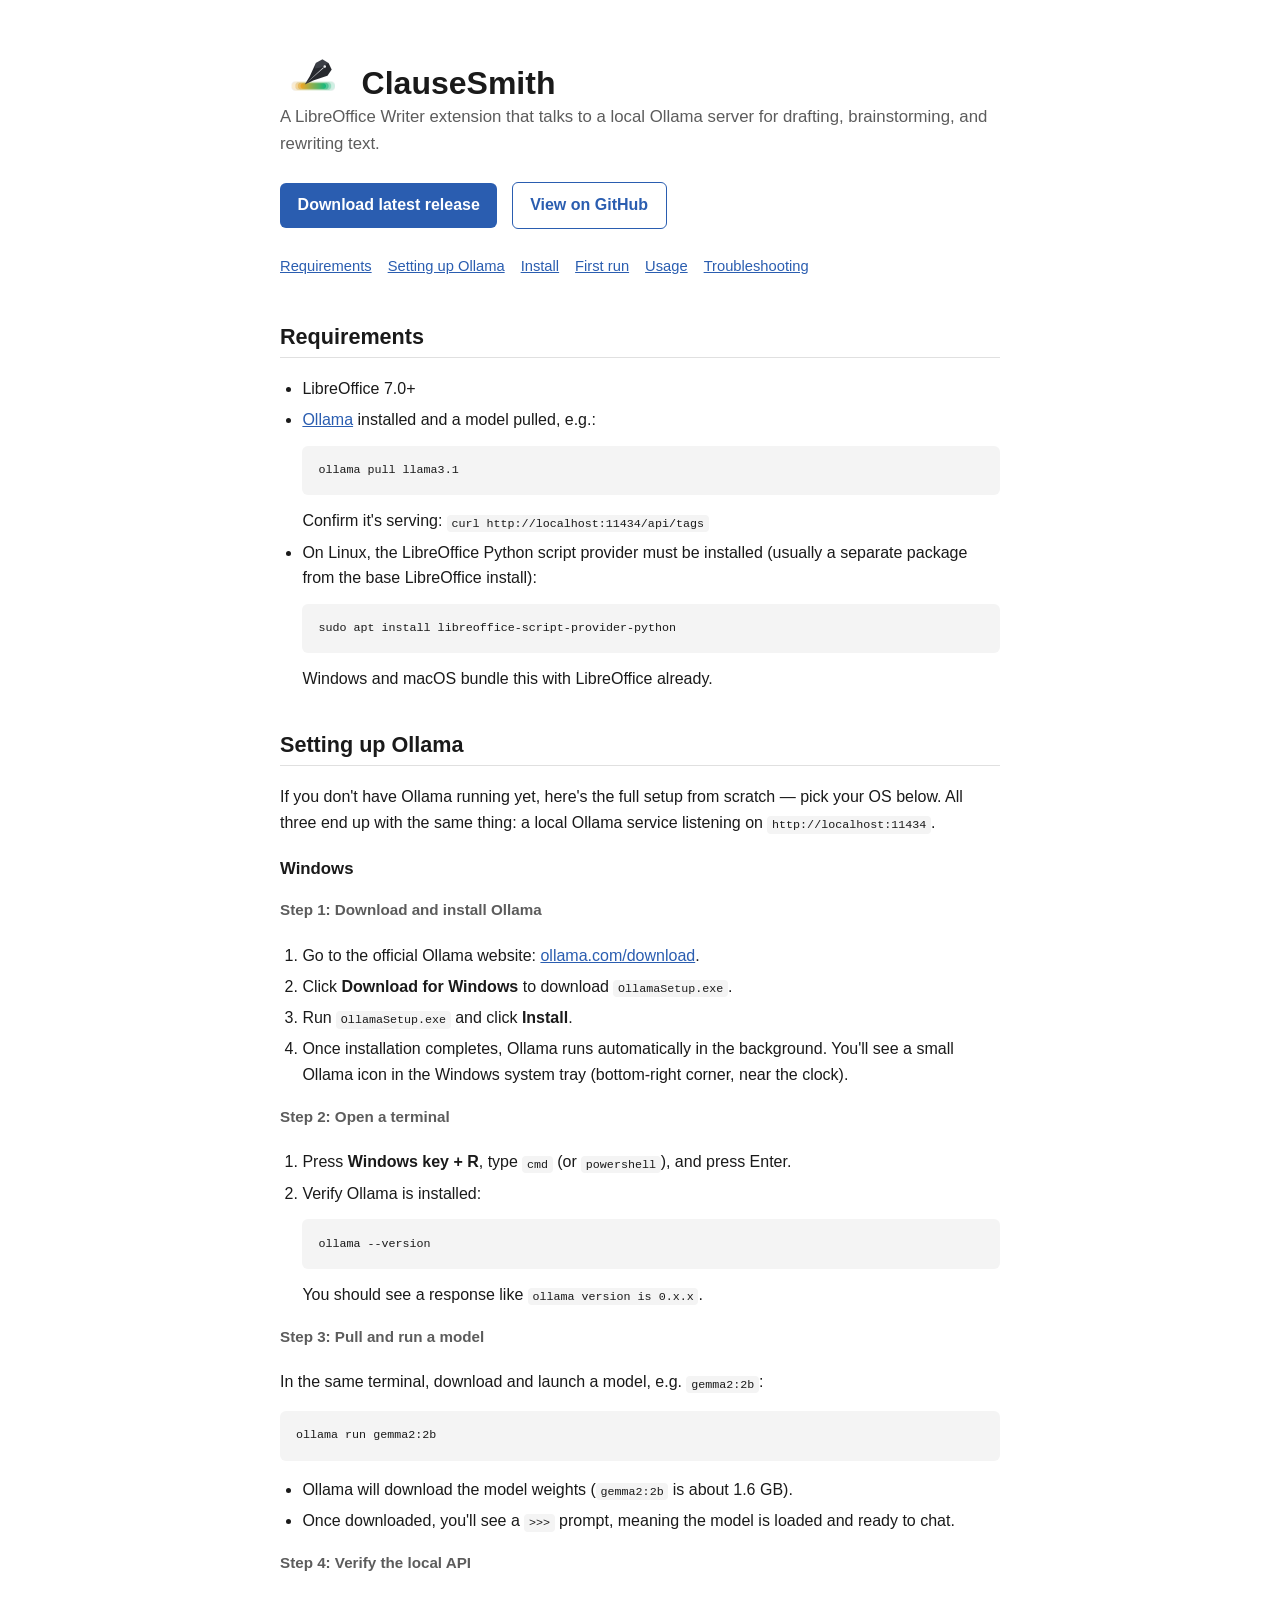
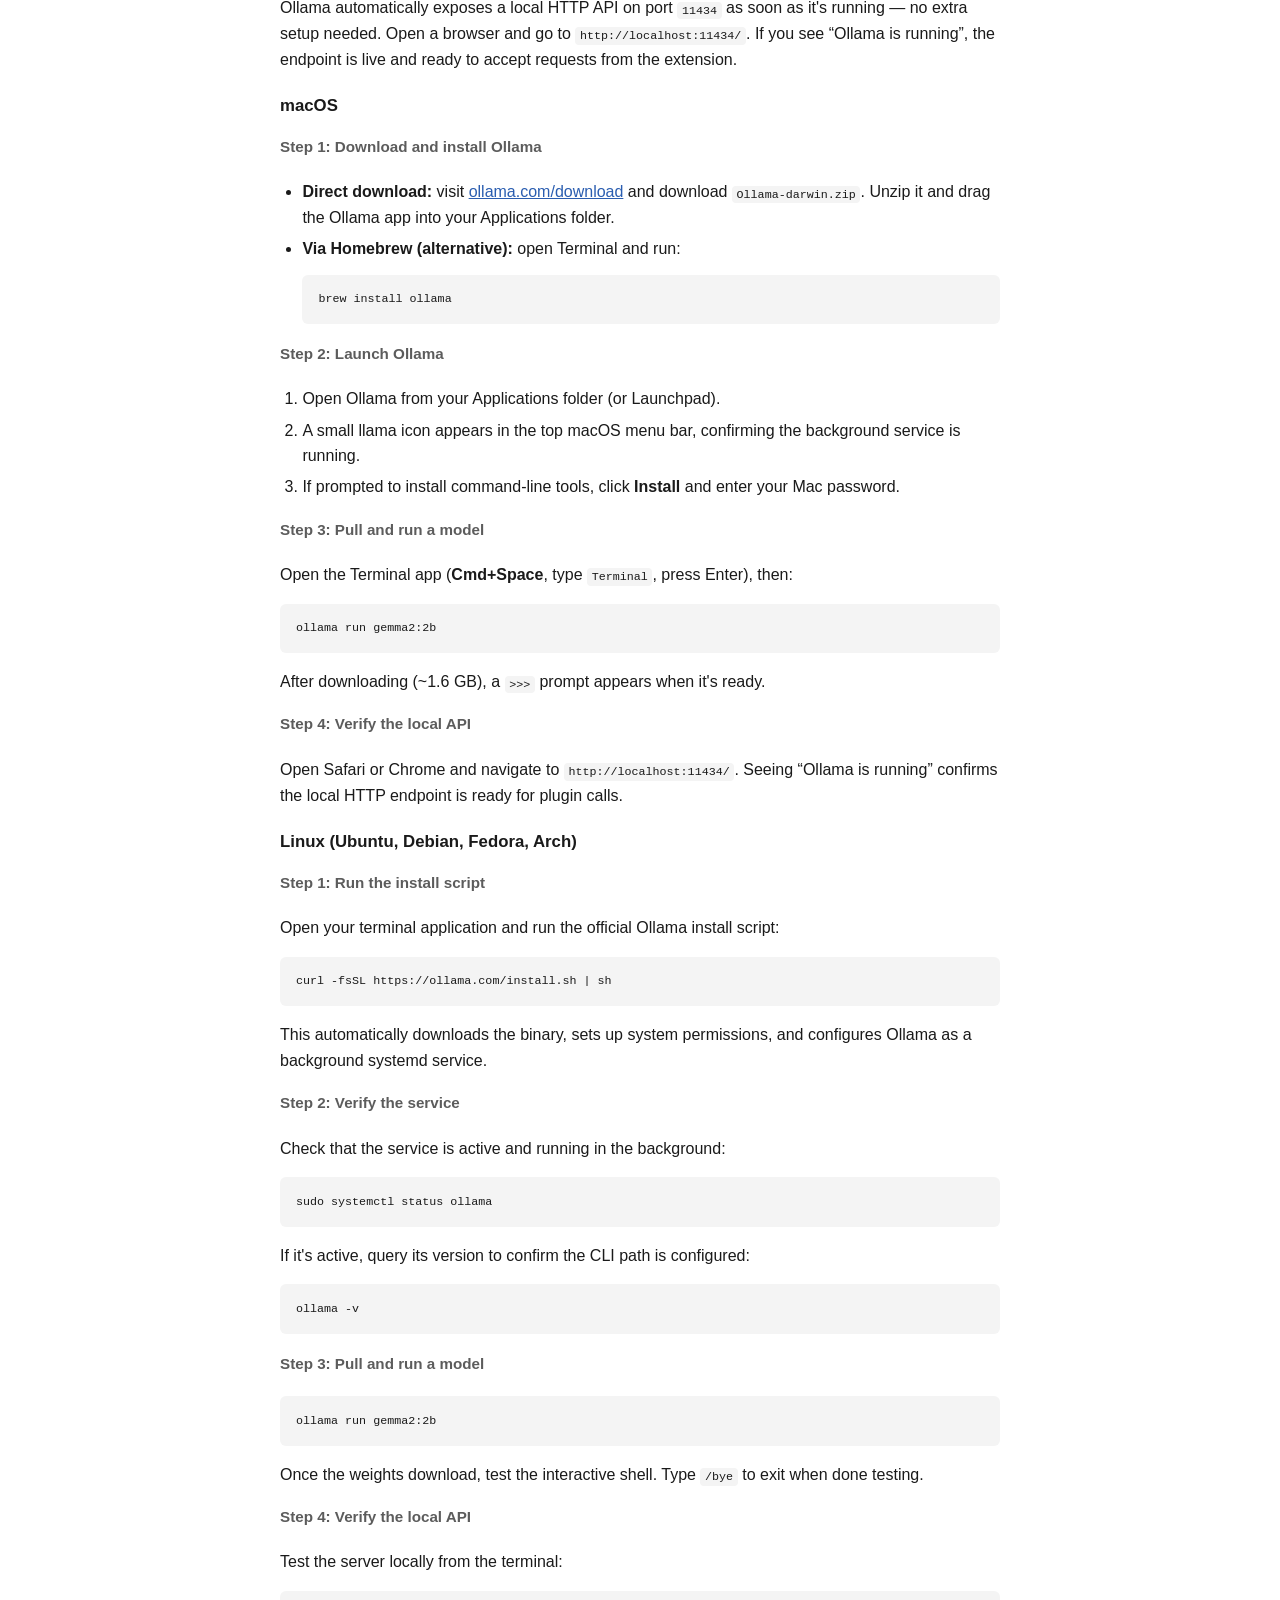
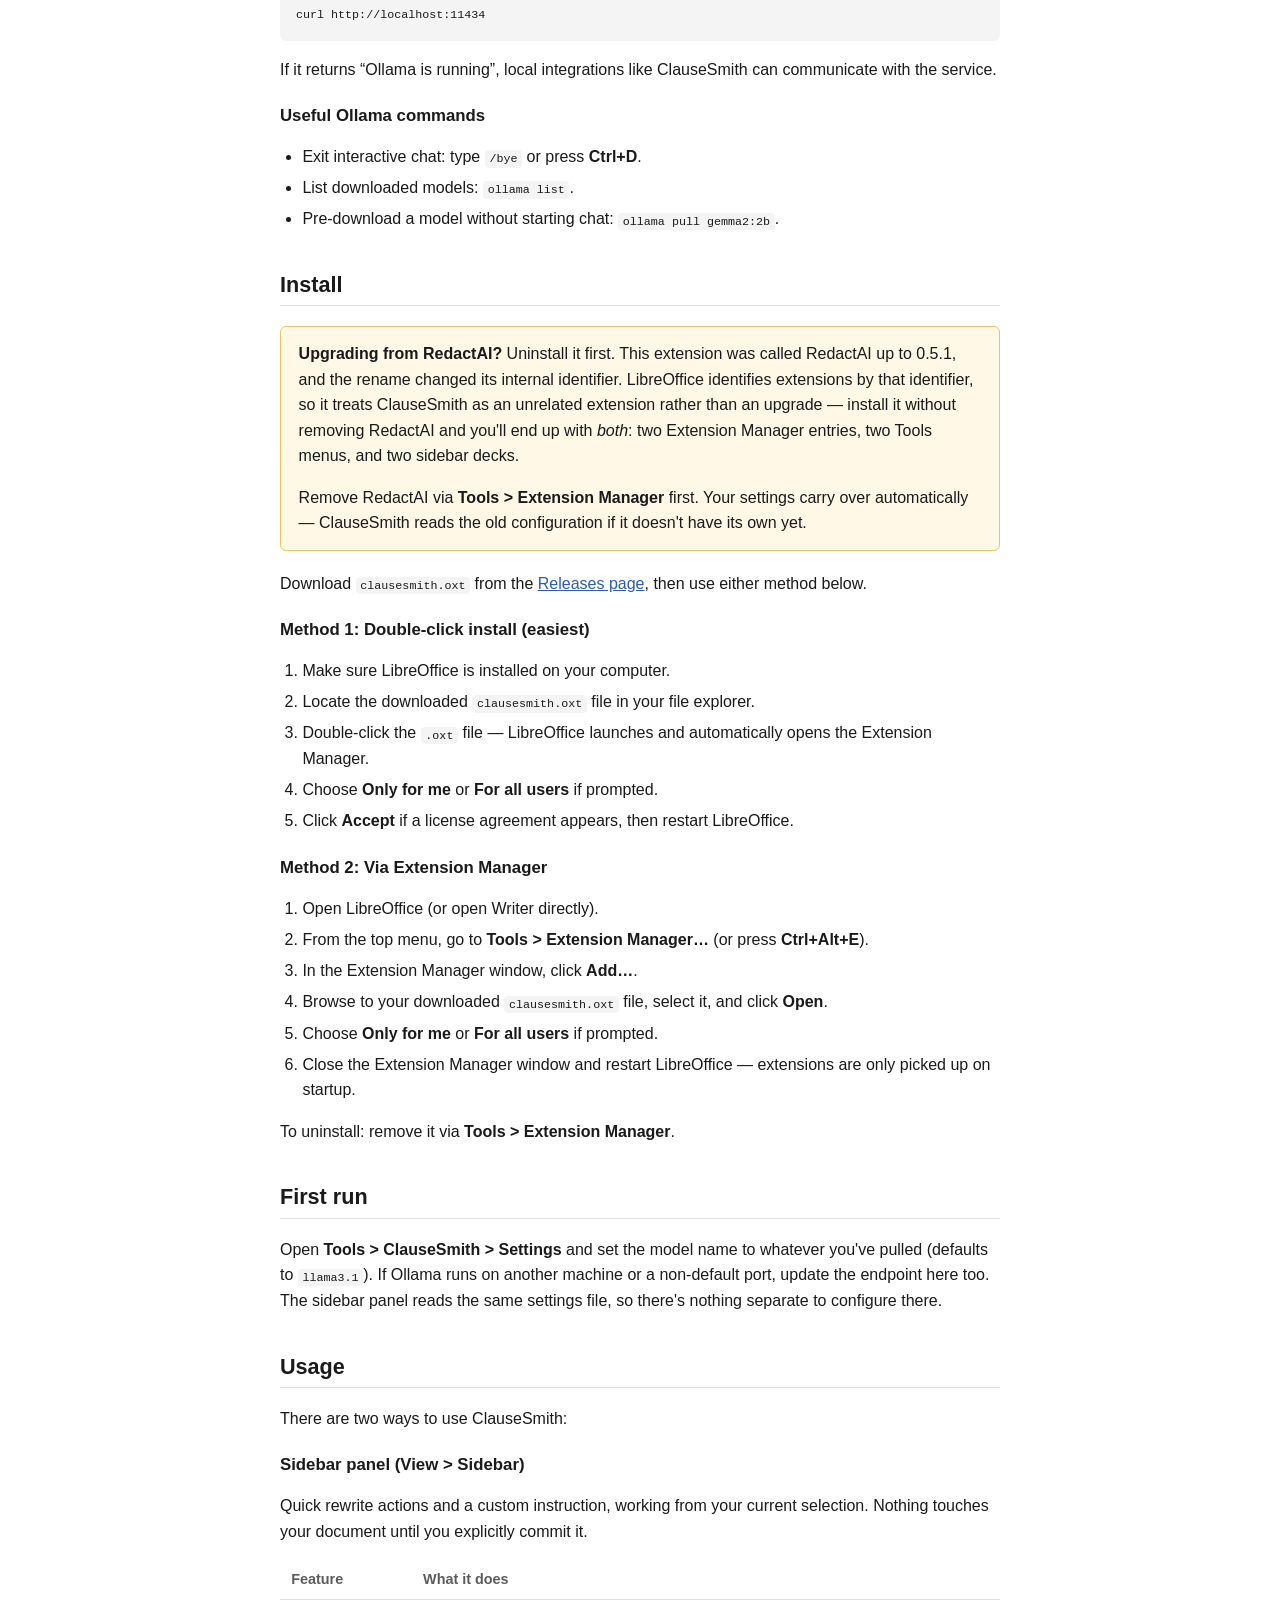
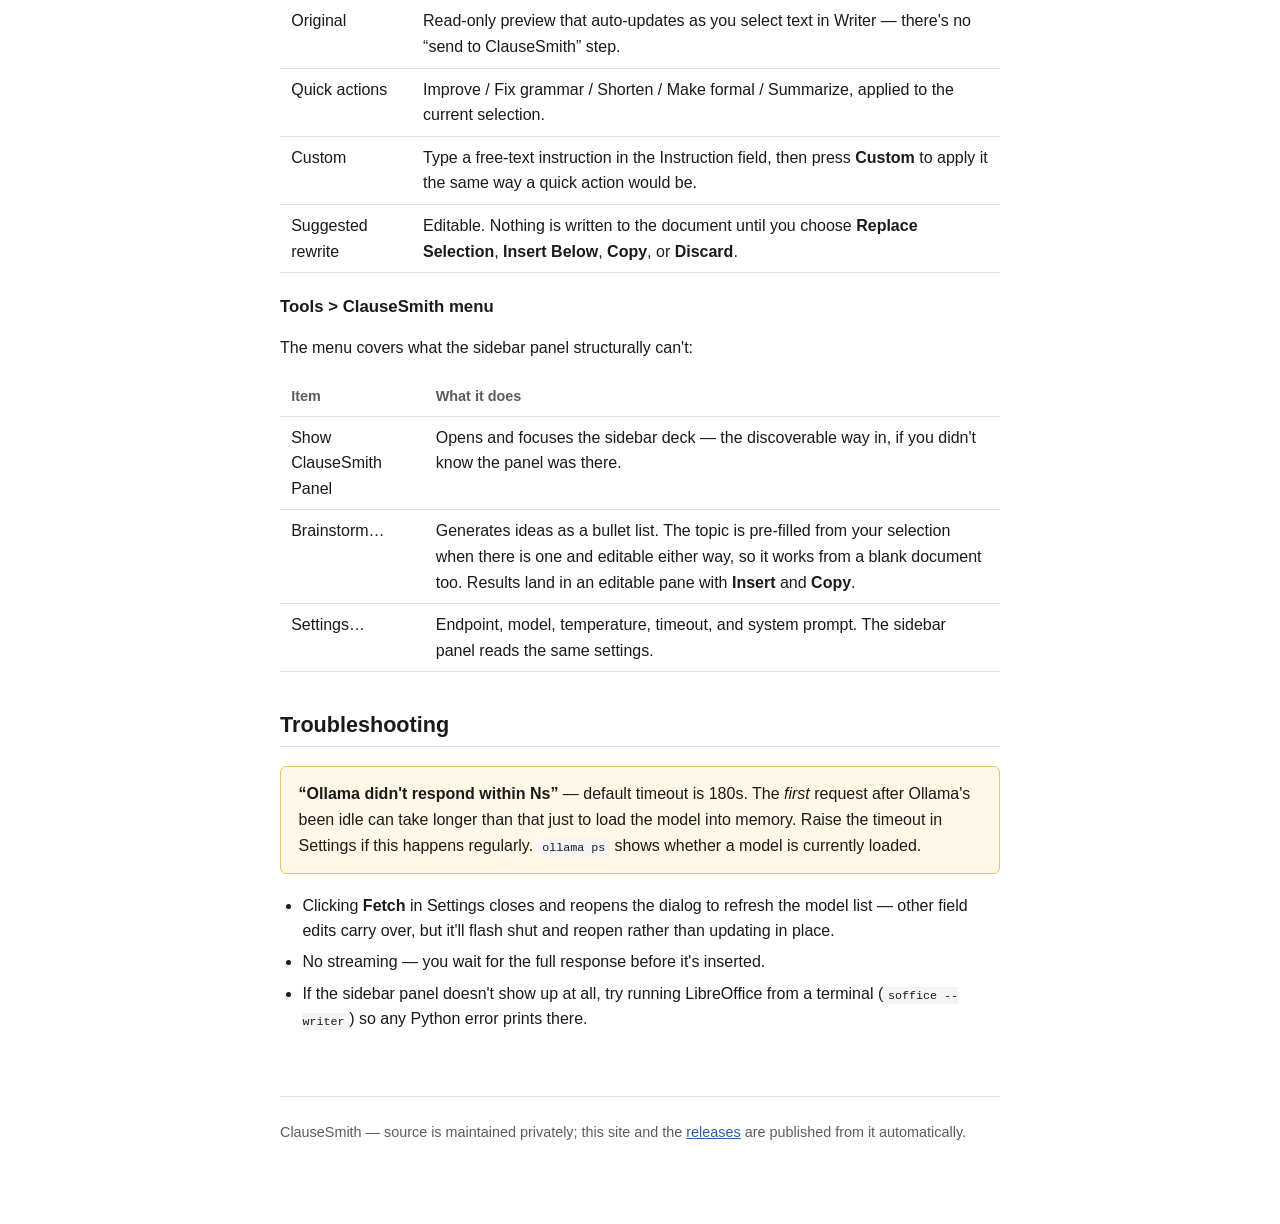
<file: docs/index.html>
<!DOCTYPE html>
<html lang="en">
<head>
<meta charset="UTF-8">
<title>ClauseSmith Help</title>
<meta name="viewport" content="width=device-width, initial-scale=1">
<link rel="icon" type="image/png" sizes="32x32" href="assets/favicon-32.png">
<link rel="icon" type="image/png" sizes="16x16" href="assets/favicon-16.png">
<style>
  :root {
    color-scheme: light dark;
    --bg: #ffffff;
    --fg: #1a1a1a;
    --muted: #5c5c5c;
    --border: #e0e0e0;
    --code-bg: #f4f4f4;
    --accent: #2a5db0;
    --callout-bg: #fff8e6;
    --callout-border: #e8c56b;
  }
  @media (prefers-color-scheme: dark) {
    :root {
      --bg: #16181c;
      --fg: #e8e8e8;
      --muted: #a0a0a0;
      --border: #30333a;
      --code-bg: #21242b;
      --accent: #7aa7ef;
      --callout-bg: #2a2410;
      --callout-border: #6b5a1f;
    }
  }
  * { box-sizing: border-box; }
  body {
    background: var(--bg);
    color: var(--fg);
    font-family: -apple-system, BlinkMacSystemFont, "Segoe UI", Helvetica, Arial, sans-serif;
    line-height: 1.6;
    max-width: 760px;
    margin: 0 auto;
    padding: 2.5rem 1.25rem 5rem;
  }
  h1, h2, h3 { line-height: 1.25; }
  h1 { font-size: 2rem; margin-bottom: 0.25rem; }
  h2 {
    font-size: 1.35rem;
    margin-top: 2.5rem;
    padding-bottom: 0.4rem;
    border-bottom: 1px solid var(--border);
  }
  h3 { font-size: 1.05rem; margin-top: 1.5rem; }
  h4 { font-size: 0.95rem; margin-top: 1.1rem; color: var(--muted); }
  p.tagline { color: var(--muted); margin-top: 0; font-size: 1.05rem; }
  code {
    background: var(--code-bg);
    padding: 0.15em 0.4em;
    border-radius: 4px;
    font-size: 0.9em;
  }
  pre {
    background: var(--code-bg);
    padding: 0.9rem 1rem;
    border-radius: 6px;
    overflow-x: auto;
  }
  pre code { background: none; padding: 0; }
  a { color: var(--accent); }
  ul, ol { padding-left: 1.4rem; }
  li { margin-bottom: 0.35rem; }
  .callout {
    background: var(--callout-bg);
    border: 1px solid var(--callout-border);
    border-radius: 6px;
    padding: 0.9rem 1.1rem;
    margin: 1.2rem 0;
  }
  .callout p:first-child { margin-top: 0; }
  .callout p:last-child { margin-bottom: 0; }
  .btn-row { margin: 1.5rem 0; }
  .btn {
    display: inline-block;
    background: var(--accent);
    color: #fff;
    text-decoration: none;
    padding: 0.6rem 1.1rem;
    border-radius: 6px;
    font-weight: 600;
    margin-right: 0.6rem;
  }
  .btn.secondary {
    background: transparent;
    color: var(--accent);
    border: 1px solid var(--accent);
  }
  table {
    width: 100%;
    border-collapse: collapse;
    margin: 1rem 0;
  }
  th, td {
    text-align: left;
    padding: 0.5rem 0.7rem;
    border-bottom: 1px solid var(--border);
    vertical-align: top;
  }
  th { color: var(--muted); font-weight: 600; font-size: 0.9em; }
  footer {
    margin-top: 4rem;
    padding-top: 1.5rem;
    border-top: 1px solid var(--border);
    color: var(--muted);
    font-size: 0.9em;
  }
  nav.toc { margin: 1.5rem 0 2rem; }
  nav.toc ul { list-style: none; padding-left: 0; display: flex; flex-wrap: wrap; gap: 0.4rem 1rem; }
  nav.toc a { font-size: 0.92em; }
  .header-row {
    display: flex;
    align-items: center;
    gap: 1.1rem;
  }
  .header-row img {
    width: 64px;
    height: 64px;
    flex-shrink: 0;
  }
  .header-row h1 { margin-bottom: 0; }
</style>
</head>
<body>

<div class="header-row">
  <img src="assets/clausesmith-icon.png" alt="ClauseSmith icon" width="64" height="64">
  <h1>ClauseSmith</h1>
</div>
<p class="tagline">A LibreOffice Writer extension that talks to a local Ollama server for drafting, brainstorming, and rewriting text.</p>

<div class="btn-row">
  <a class="btn" href="https://github.com/RunningWithScrewDrivers/ClauseSmith-releases/releases">Download latest release</a>
  <a class="btn secondary" href="https://github.com/RunningWithScrewDrivers/ClauseSmith-releases">View on GitHub</a>
</div>

<nav class="toc">
  <ul>
    <li><a href="#requirements">Requirements</a></li>
    <li><a href="#ollama-setup">Setting up Ollama</a></li>
    <li><a href="#install">Install</a></li>
    <li><a href="#first-run">First run</a></li>
    <li><a href="#usage">Usage</a></li>
    <li><a href="#troubleshooting">Troubleshooting</a></li>
  </ul>
</nav>

<h2 id="requirements">Requirements</h2>
<ul>
  <li>LibreOffice 7.0+</li>
  <li>
    <a href="https://ollama.com">Ollama</a> installed and a model pulled, e.g.:
    <pre><code>ollama pull llama3.1</code></pre>
    Confirm it's serving: <code>curl http://localhost:11434/api/tags</code>
  </li>
  <li>
    On Linux, the LibreOffice Python script provider must be installed
    (usually a separate package from the base LibreOffice install):
    <pre><code>sudo apt install libreoffice-script-provider-python</code></pre>
    Windows and macOS bundle this with LibreOffice already.
  </li>
</ul>

<h2 id="ollama-setup">Setting up Ollama</h2>
<p>If you don't have Ollama running yet, here's the full setup from scratch &mdash; pick your OS below. All three end up with the same thing: a local Ollama service listening on <code>http://localhost:11434</code>.</p>

<h3>Windows</h3>

<h4>Step 1: Download and install Ollama</h4>
<ol>
  <li>Go to the official Ollama website: <a href="https://ollama.com/download">ollama.com/download</a>.</li>
  <li>Click <strong>Download for Windows</strong> to download <code>OllamaSetup.exe</code>.</li>
  <li>Run <code>OllamaSetup.exe</code> and click <strong>Install</strong>.</li>
  <li>Once installation completes, Ollama runs automatically in the background. You'll see a small Ollama icon in the Windows system tray (bottom-right corner, near the clock).</li>
</ol>

<h4>Step 2: Open a terminal</h4>
<ol>
  <li>Press <strong>Windows key + R</strong>, type <code>cmd</code> (or <code>powershell</code>), and press Enter.</li>
  <li>Verify Ollama is installed:
    <pre><code>ollama --version</code></pre>
    You should see a response like <code>ollama version is 0.x.x</code>.
  </li>
</ol>

<h4>Step 3: Pull and run a model</h4>
<p>In the same terminal, download and launch a model, e.g. <code>gemma2:2b</code>:</p>
<pre><code>ollama run gemma2:2b</code></pre>
<ul>
  <li>Ollama will download the model weights (<code>gemma2:2b</code> is about 1.6 GB).</li>
  <li>Once downloaded, you'll see a <code>&gt;&gt;&gt;</code> prompt, meaning the model is loaded and ready to chat.</li>
</ul>

<h4>Step 4: Verify the local API</h4>
<p>Ollama automatically exposes a local HTTP API on port <code>11434</code> as soon as it's running &mdash; no extra setup needed. Open a browser and go to <code>http://localhost:11434/</code>. If you see &ldquo;Ollama is running&rdquo;, the endpoint is live and ready to accept requests from the extension.</p>

<h3>macOS</h3>

<h4>Step 1: Download and install Ollama</h4>
<ul>
  <li><strong>Direct download:</strong> visit <a href="https://ollama.com/download">ollama.com/download</a> and download <code>Ollama-darwin.zip</code>. Unzip it and drag the Ollama app into your Applications folder.</li>
  <li><strong>Via Homebrew (alternative):</strong> open Terminal and run:
    <pre><code>brew install ollama</code></pre>
  </li>
</ul>

<h4>Step 2: Launch Ollama</h4>
<ol>
  <li>Open Ollama from your Applications folder (or Launchpad).</li>
  <li>A small llama icon appears in the top macOS menu bar, confirming the background service is running.</li>
  <li>If prompted to install command-line tools, click <strong>Install</strong> and enter your Mac password.</li>
</ol>

<h4>Step 3: Pull and run a model</h4>
<p>Open the Terminal app (<strong>Cmd+Space</strong>, type <code>Terminal</code>, press Enter), then:</p>
<pre><code>ollama run gemma2:2b</code></pre>
<p>After downloading (~1.6 GB), a <code>&gt;&gt;&gt;</code> prompt appears when it's ready.</p>

<h4>Step 4: Verify the local API</h4>
<p>Open Safari or Chrome and navigate to <code>http://localhost:11434/</code>. Seeing &ldquo;Ollama is running&rdquo; confirms the local HTTP endpoint is ready for plugin calls.</p>

<h3>Linux (Ubuntu, Debian, Fedora, Arch)</h3>

<h4>Step 1: Run the install script</h4>
<p>Open your terminal application and run the official Ollama install script:</p>
<pre><code>curl -fsSL https://ollama.com/install.sh | sh</code></pre>
<p>This automatically downloads the binary, sets up system permissions, and configures Ollama as a background systemd service.</p>

<h4>Step 2: Verify the service</h4>
<p>Check that the service is active and running in the background:</p>
<pre><code>sudo systemctl status ollama</code></pre>
<p>If it's active, query its version to confirm the CLI path is configured:</p>
<pre><code>ollama -v</code></pre>

<h4>Step 3: Pull and run a model</h4>
<pre><code>ollama run gemma2:2b</code></pre>
<p>Once the weights download, test the interactive shell. Type <code>/bye</code> to exit when done testing.</p>

<h4>Step 4: Verify the local API</h4>
<p>Test the server locally from the terminal:</p>
<pre><code>curl http://localhost:11434</code></pre>
<p>If it returns &ldquo;Ollama is running&rdquo;, local integrations like ClauseSmith can communicate with the service.</p>

<h3>Useful Ollama commands</h3>
<ul>
  <li>Exit interactive chat: type <code>/bye</code> or press <strong>Ctrl+D</strong>.</li>
  <li>List downloaded models: <code>ollama list</code>.</li>
  <li>Pre-download a model without starting chat: <code>ollama pull gemma2:2b</code>.</li>
</ul>

<h2 id="install">Install</h2>

<div class="callout">
  <p><strong>Upgrading from RedactAI?</strong> Uninstall it first. This extension was called RedactAI up to 0.5.1, and the rename changed its internal identifier. LibreOffice identifies extensions by that identifier, so it treats ClauseSmith as an unrelated extension rather than an upgrade &mdash; install it without removing RedactAI and you'll end up with <em>both</em>: two Extension Manager entries, two Tools menus, and two sidebar decks.</p>
  <p>Remove RedactAI via <strong>Tools &gt; Extension Manager</strong> first. Your settings carry over automatically &mdash; ClauseSmith reads the old configuration if it doesn't have its own yet.</p>
</div>

<p>Download <code>clausesmith.oxt</code> from the <a href="https://github.com/RunningWithScrewDrivers/ClauseSmith-releases/releases">Releases page</a>, then use either method below.</p>

<h3>Method 1: Double-click install (easiest)</h3>
<ol>
  <li>Make sure LibreOffice is installed on your computer.</li>
  <li>Locate the downloaded <code>clausesmith.oxt</code> file in your file explorer.</li>
  <li>Double-click the <code>.oxt</code> file &mdash; LibreOffice launches and automatically opens the Extension Manager.</li>
  <li>Choose <strong>Only for me</strong> or <strong>For all users</strong> if prompted.</li>
  <li>Click <strong>Accept</strong> if a license agreement appears, then restart LibreOffice.</li>
</ol>

<h3>Method 2: Via Extension Manager</h3>
<ol>
  <li>Open LibreOffice (or open Writer directly).</li>
  <li>From the top menu, go to <strong>Tools &gt; Extension Manager&hellip;</strong> (or press <strong>Ctrl+Alt+E</strong>).</li>
  <li>In the Extension Manager window, click <strong>Add&hellip;</strong>.</li>
  <li>Browse to your downloaded <code>clausesmith.oxt</code> file, select it, and click <strong>Open</strong>.</li>
  <li>Choose <strong>Only for me</strong> or <strong>For all users</strong> if prompted.</li>
  <li>Close the Extension Manager window and restart LibreOffice &mdash; extensions are only picked up on startup.</li>
</ol>

<p>To uninstall: remove it via <strong>Tools &gt; Extension Manager</strong>.</p>

<h2 id="first-run">First run</h2>
<p>Open <strong>Tools &gt; ClauseSmith &gt; Settings</strong> and set the model name to whatever you've pulled (defaults to <code>llama3.1</code>). If Ollama runs on another machine or a non-default port, update the endpoint here too. The sidebar panel reads the same settings file, so there's nothing separate to configure there.</p>

<h2 id="usage">Usage</h2>
<p>There are two ways to use ClauseSmith:</p>

<h3>Sidebar panel (View &gt; Sidebar)</h3>
<p>Quick rewrite actions and a custom instruction, working from your current selection. Nothing touches your document until you explicitly commit it.</p>
<table>
  <tr><th>Feature</th><th>What it does</th></tr>
  <tr><td>Original</td><td>Read-only preview that auto-updates as you select text in Writer &mdash; there's no &ldquo;send to ClauseSmith&rdquo; step.</td></tr>
  <tr><td>Quick actions</td><td>Improve / Fix grammar / Shorten / Make formal / Summarize, applied to the current selection.</td></tr>
  <tr><td>Custom</td><td>Type a free-text instruction in the Instruction field, then press <strong>Custom</strong> to apply it the same way a quick action would be.</td></tr>
  <tr><td>Suggested rewrite</td><td>Editable. Nothing is written to the document until you choose <strong>Replace Selection</strong>, <strong>Insert Below</strong>, <strong>Copy</strong>, or <strong>Discard</strong>.</td></tr>
</table>

<h3>Tools &gt; ClauseSmith menu</h3>
<p>The menu covers what the sidebar panel structurally can't:</p>
<table>
  <tr><th>Item</th><th>What it does</th></tr>
  <tr><td>Show ClauseSmith Panel</td><td>Opens and focuses the sidebar deck &mdash; the discoverable way in, if you didn't know the panel was there.</td></tr>
  <tr><td>Brainstorm&hellip;</td><td>Generates ideas as a bullet list. The topic is pre-filled from your selection when there is one and editable either way, so it works from a blank document too. Results land in an editable pane with <strong>Insert</strong> and <strong>Copy</strong>.</td></tr>
  <tr><td>Settings&hellip;</td><td>Endpoint, model, temperature, timeout, and system prompt. The sidebar panel reads the same settings.</td></tr>
</table>

<h2 id="troubleshooting">Troubleshooting</h2>
<div class="callout">
  <p><strong>&ldquo;Ollama didn't respond within Ns&rdquo;</strong> &mdash; default timeout is 180s. The <em>first</em> request after Ollama's been idle can take longer than that just to load the model into memory. Raise the timeout in Settings if this happens regularly. <code>ollama ps</code> shows whether a model is currently loaded.</p>
</div>
<ul>
  <li>Clicking <strong>Fetch</strong> in Settings closes and reopens the dialog to refresh the model list &mdash; other field edits carry over, but it'll flash shut and reopen rather than updating in place.</li>
  <li>No streaming &mdash; you wait for the full response before it's inserted.</li>
  <li>If the sidebar panel doesn't show up at all, try running LibreOffice from a terminal (<code>soffice --writer</code>) so any Python error prints there.</li>
</ul>

<footer>
  ClauseSmith &mdash; source is maintained privately; this site and the
  <a href="https://github.com/RunningWithScrewDrivers/ClauseSmith-releases/releases">releases</a>
  are published from it automatically.
</footer>

</body>
</html>
</file>
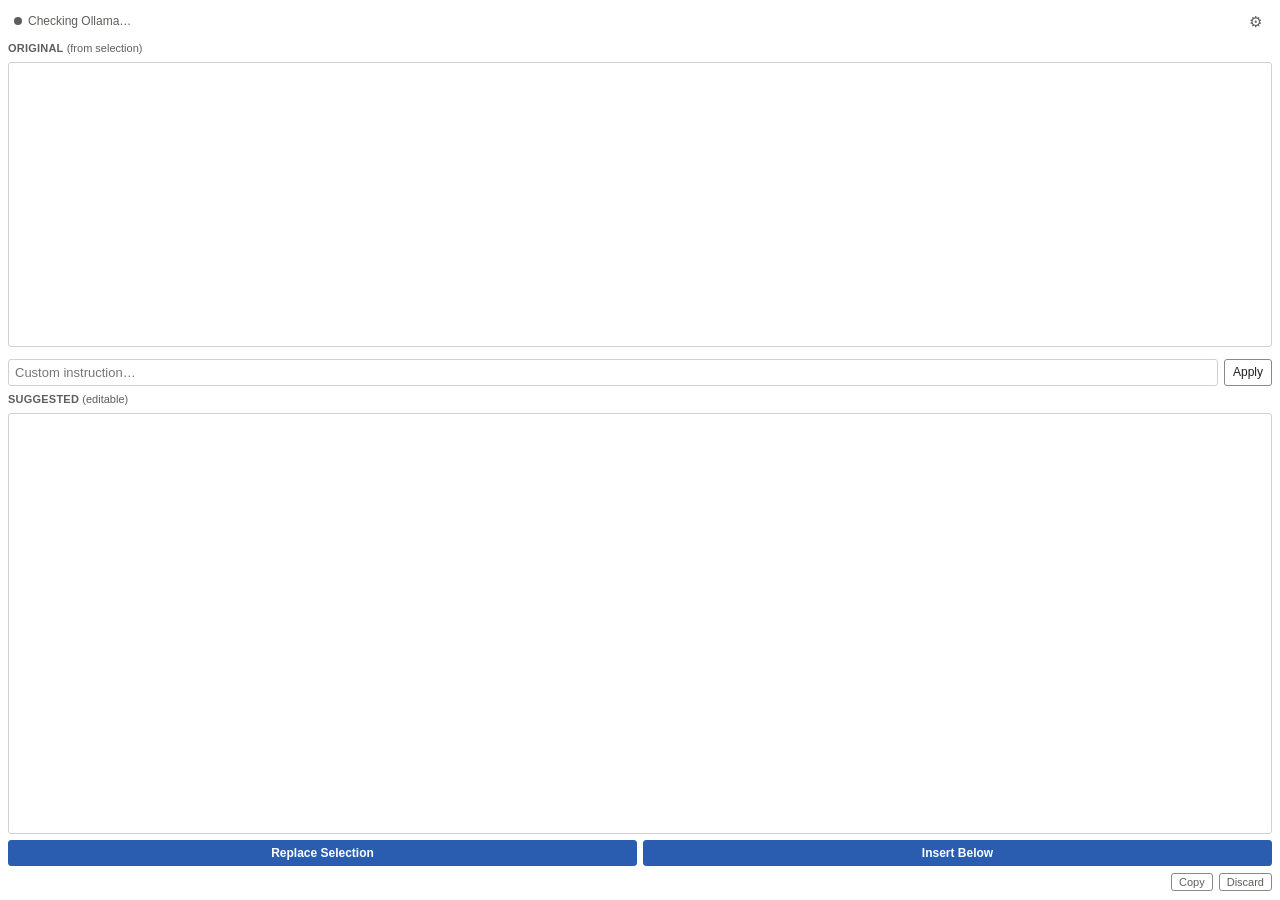
<file: docs/word/taskpane.html>
<!DOCTYPE html>
<html lang="en">
<head>
<meta charset="UTF-8" />
<title>ClauseSmith</title>
<meta http-equiv="X-UA-Compatible" content="IE=Edge" />
<meta name="viewport" content="width=device-width, initial-scale=1" />

<!-- Office.js MUST be loaded from this CDN URL, not bundled - Word
     resolves it against the running Office version at load time. -->
<script src="https://appsforoffice.microsoft.com/lib/1/hosted/office.js"></script>

<link rel="stylesheet" href="taskpane.css" />
</head>
<body>

<!--
  Layout contract: the pane itself NEVER scrolls. body is a fixed-height
  flex column, the two text areas are the only things that grow, and they
  scroll internally when their content is long. Everything else is fixed
  height, so every control stays reachable at any pane size without the
  user hunting for it - this add-in is meant to sit docked beside the
  document permanently, so a scrollbar that hides the commit buttons is a
  real cost, not a cosmetic one.

  Note there is deliberately no <h1>ClauseSmith</h1>: Word's own task-pane
  chrome already renders the add-in name directly above this content, and
  repeating it wasted a whole row.
-->

<div id="statusStrip" class="status-strip">
  <span id="statusDot" class="dot dot-checking" aria-hidden="true"></span>
  <span id="statusText" class="status-text">Checking Ollama…</span>
  <button id="settingsToggle" class="icon-btn" title="Settings" aria-label="Settings">&#9881;</button>
</div>

<main id="mainView" class="view">

  <label class="field-label" for="originalPreview">Original <span class="hint">(from selection)</span></label>
  <textarea id="originalPreview" class="grow" readonly></textarea>

  <div class="quick-actions" id="quickActions">
    <!-- populated from REWRITE_ACTIONS at startup -->
  </div>

  <div class="custom-row">
    <input id="customInstruction" type="text" placeholder="Custom instruction…" aria-label="Custom instruction" />
    <button id="applyCustomBtn">Apply</button>
  </div>

  <label class="field-label" for="suggested">Suggested <span class="hint">(editable)</span></label>
  <textarea id="suggested" class="grow grow-more"></textarea>

  <div class="commit-row">
    <button id="replaceBtn" class="primary">Replace Selection</button>
    <button id="insertBelowBtn" class="primary">Insert Below</button>
  </div>

  <div class="bottom-bar">
    <span id="statusLabel" class="status-label"></span>
    <button id="copyBtn" class="mini">Copy</button>
    <button id="discardBtn" class="mini">Discard</button>
  </div>

</main>

<section id="settingsView" class="view hidden">

  <label class="field-label" for="endpoint">Endpoint</label>
  <input id="endpoint" type="text" />

  <label class="field-label" for="modelSelect">Model</label>
  <div class="custom-row">
    <select id="modelSelect"></select>
    <button id="fetchModelsBtn">Fetch</button>
  </div>

  <div class="settings-pair">
    <div>
      <label class="field-label" for="temperature">Temperature</label>
      <input id="temperature" type="text" />
    </div>
    <div>
      <label class="field-label" for="timeout">Timeout (s)</label>
      <input id="timeout" type="text" />
    </div>
  </div>

  <label class="field-label" for="systemPrompt">System prompt</label>
  <textarea id="systemPrompt" class="grow"></textarea>

  <div class="commit-row">
    <button id="saveSettingsBtn" class="primary">Save</button>
    <button id="cancelSettingsBtn">Cancel</button>
  </div>

  <div class="bottom-bar">
    <span id="settingsStatus" class="status-label"></span>
  </div>

</section>

<script type="module" src="taskpane.js"></script>
</body>
</html>
</file>
<file: docs/word/taskpane.css>
/*
 * The whole file is built around one rule: the pane never scrolls.
 *
 * body is a viewport-height flex column with overflow hidden. Only the
 * .grow text areas flex; every label, button row and status line is fixed
 * height. When the pane is short, the text areas shrink (and scroll their
 * own content) rather than pushing the commit buttons off the bottom.
 *
 * min-height: 0 on the flex children is load-bearing, not decoration - a
 * flex item defaults to min-height:auto, which refuses to shrink below its
 * content and is exactly what makes "flex: 1" layouts overflow instead of
 * shrinking.
 */

:root {
  color-scheme: light dark;
  --bg: #ffffff;
  --fg: #201f1e;
  --muted: #605e5c;
  --border: #d1d1d1;
  --border-strong: #8a8886;
  --accent: #2a5db0;
  --accent-fg: #ffffff;
  --field-bg: #ffffff;
  --ok: #107c10;
  --warn: #a87a00;
  --err: #a4262c;
  --err-bg: #fdf3f4;
  --gap: 6px;
}
@media (prefers-color-scheme: dark) {
  :root {
    --bg: #1f1f1f;
    --fg: #e8e8e8;
    --muted: #a0a0a0;
    --border: #3d3d3d;
    --border-strong: #5a5a5a;
    --accent: #7aa7ef;
    --accent-fg: #10233f;
    --field-bg: #2a2a2a;
    --ok: #6bb700;
    --warn: #e8c96a;
    --err: #f4a397;
    --err-bg: #3a1c18;
  }
}

* { box-sizing: border-box; }

html, body {
  height: 100%;
  margin: 0;
}

body {
  /* dvh so the pane still fits when a mobile-style toolbar overlays the
     viewport; vh first as the fallback for hosts that don't know dvh. */
  height: 100vh;
  height: 100dvh;
  overflow: hidden;          /* the pane itself must never scroll */
  display: flex;
  flex-direction: column;
  padding: 8px;
  gap: var(--gap);

  background: var(--bg);
  color: var(--fg);
  font-family: "Segoe UI", -apple-system, sans-serif;
  font-size: 13px;
  line-height: 1.4;
}

/* -- views ------------------------------------------------------------- */
.view {
  flex: 1;
  min-height: 0;
  display: flex;
  flex-direction: column;
  gap: var(--gap);
}
.hidden { display: none !important; }

/* -- connection status strip ------------------------------------------- */
/*
 * One line when healthy - a dot, the active model and endpoint. That's
 * genuinely useful standing information (which model am I about to hit?)
 * in the space the old two-line "Connected to Ollama at ..." banner spent
 * telling you something you only need once. On failure it drops the
 * single-line clamp and shows the full, actionable error instead.
 */
.status-strip {
  display: flex;
  align-items: center;
  gap: var(--gap);
  padding: 4px 6px;
  border-radius: 4px;
  font-size: 12px;
  color: var(--muted);
  background: transparent;
  flex: none;
}
.status-strip.is-error {
  background: var(--err-bg);
  color: var(--err);
  align-items: flex-start;
}
.status-text {
  flex: 1;
  min-width: 0;
  overflow: hidden;
  text-overflow: ellipsis;
  white-space: nowrap;
}
.status-strip.is-error .status-text {
  white-space: normal;       /* errors are worth the extra lines */
}
.dot {
  width: 8px;
  height: 8px;
  border-radius: 50%;
  flex: none;
  margin-top: 5px;
  align-self: flex-start;
}
.dot-checking { background: var(--muted); }
.dot-ok       { background: var(--ok); }
.dot-warn     { background: var(--warn); }
.dot-error    { background: var(--err); }

.icon-btn {
  background: none;
  border: none;
  font-size: 15px;
  line-height: 1;
  cursor: pointer;
  color: var(--muted);
  padding: 2px 4px;
  flex: none;
}
.icon-btn:hover { color: var(--fg); }

/* -- fields ------------------------------------------------------------ */
.field-label {
  flex: none;
  font-size: 11px;
  font-weight: 600;
  color: var(--muted);
  text-transform: uppercase;
  letter-spacing: 0.02em;
}
.field-label .hint {
  font-weight: 400;
  text-transform: none;
  letter-spacing: 0;
}

textarea, input[type="text"], select {
  font-family: inherit;
  font-size: 13px;
  padding: 5px 6px;
  border: 1px solid var(--border);
  border-radius: 3px;
  background: var(--field-bg);
  color: var(--fg);
  width: 100%;
  min-width: 0;
}
textarea {
  resize: none;              /* the flex layout owns sizing, not the user */
  overflow-y: auto;          /* long content scrolls HERE, not the pane */
}
textarea:focus, input:focus, select:focus {
  outline: 1px solid var(--accent);
  outline-offset: -1px;
  border-color: var(--accent);
}
input[type="text"], select { flex: none; }

/* The only elements allowed to take the leftover height. */
.grow {
  flex: 1 1 0;
  min-height: 44px;          /* ~2 lines - below this a textarea is useless */
}
/* Suggested gets more of the slack than Original: it's the surface you
   actually read and edit before committing. */
.grow-more { flex: 1.5 1 0; }

/* -- buttons ----------------------------------------------------------- */
button {
  font-family: inherit;
  font-size: 12px;
  padding: 5px 8px;
  border: 1px solid var(--border-strong);
  border-radius: 3px;
  background: var(--bg);
  color: var(--fg);
  cursor: pointer;
  white-space: nowrap;
  overflow: hidden;
  text-overflow: ellipsis;
}
button:hover:not(:disabled) { border-color: var(--accent); color: var(--accent); }
button:disabled { opacity: 0.45; cursor: default; }

button.primary {
  background: var(--accent);
  border-color: var(--accent);
  color: var(--accent-fg);
  font-weight: 600;
}
button.primary:hover:not(:disabled) { filter: brightness(1.1); color: var(--accent-fg); }

button.mini {
  font-size: 11px;
  padding: 2px 7px;
  color: var(--muted);
  flex: none;
}

/* auto-fit means 3 across at the default pane width, dropping to 2 if the
   user narrows the pane - no media query needed. */
.quick-actions {
  flex: none;
  display: grid;
  grid-template-columns: repeat(auto-fit, minmax(88px, 1fr));
  gap: var(--gap);
}

.custom-row {
  flex: none;
  display: flex;
  gap: var(--gap);
}
.custom-row input, .custom-row select { flex: 1; }
.custom-row button { flex: none; }

/* auto-fit rather than a fixed 1fr 1fr: at a very narrow pane "Replace
   Selection" clips against a half-width cell, and these two labels are
   worth keeping intact - "Replace" alone reads ambiguously next to
   "Insert Below". Below ~130px per cell they stack full-width instead,
   which costs a row only where there's height to spare. */
.commit-row {
  flex: none;
  display: grid;
  grid-template-columns: repeat(auto-fit, minmax(130px, 1fr));
  gap: var(--gap);
}

/* Copy/Discard share the status line rather than claiming a row of their
   own - they're the least-used controls here and a whole row of vertical
   space is too high a price for them. */
.bottom-bar {
  flex: none;
  display: flex;
  align-items: center;
  gap: var(--gap);
  min-height: 20px;
}
.status-label {
  flex: 1;
  min-width: 0;
  font-size: 11px;
  color: var(--muted);
  overflow: hidden;
  text-overflow: ellipsis;
  white-space: nowrap;
}
.status-label.is-error { color: var(--err); white-space: normal; }

.settings-pair {
  flex: none;
  display: grid;
  grid-template-columns: 1fr 1fr;
  gap: var(--gap);
}
</file>
